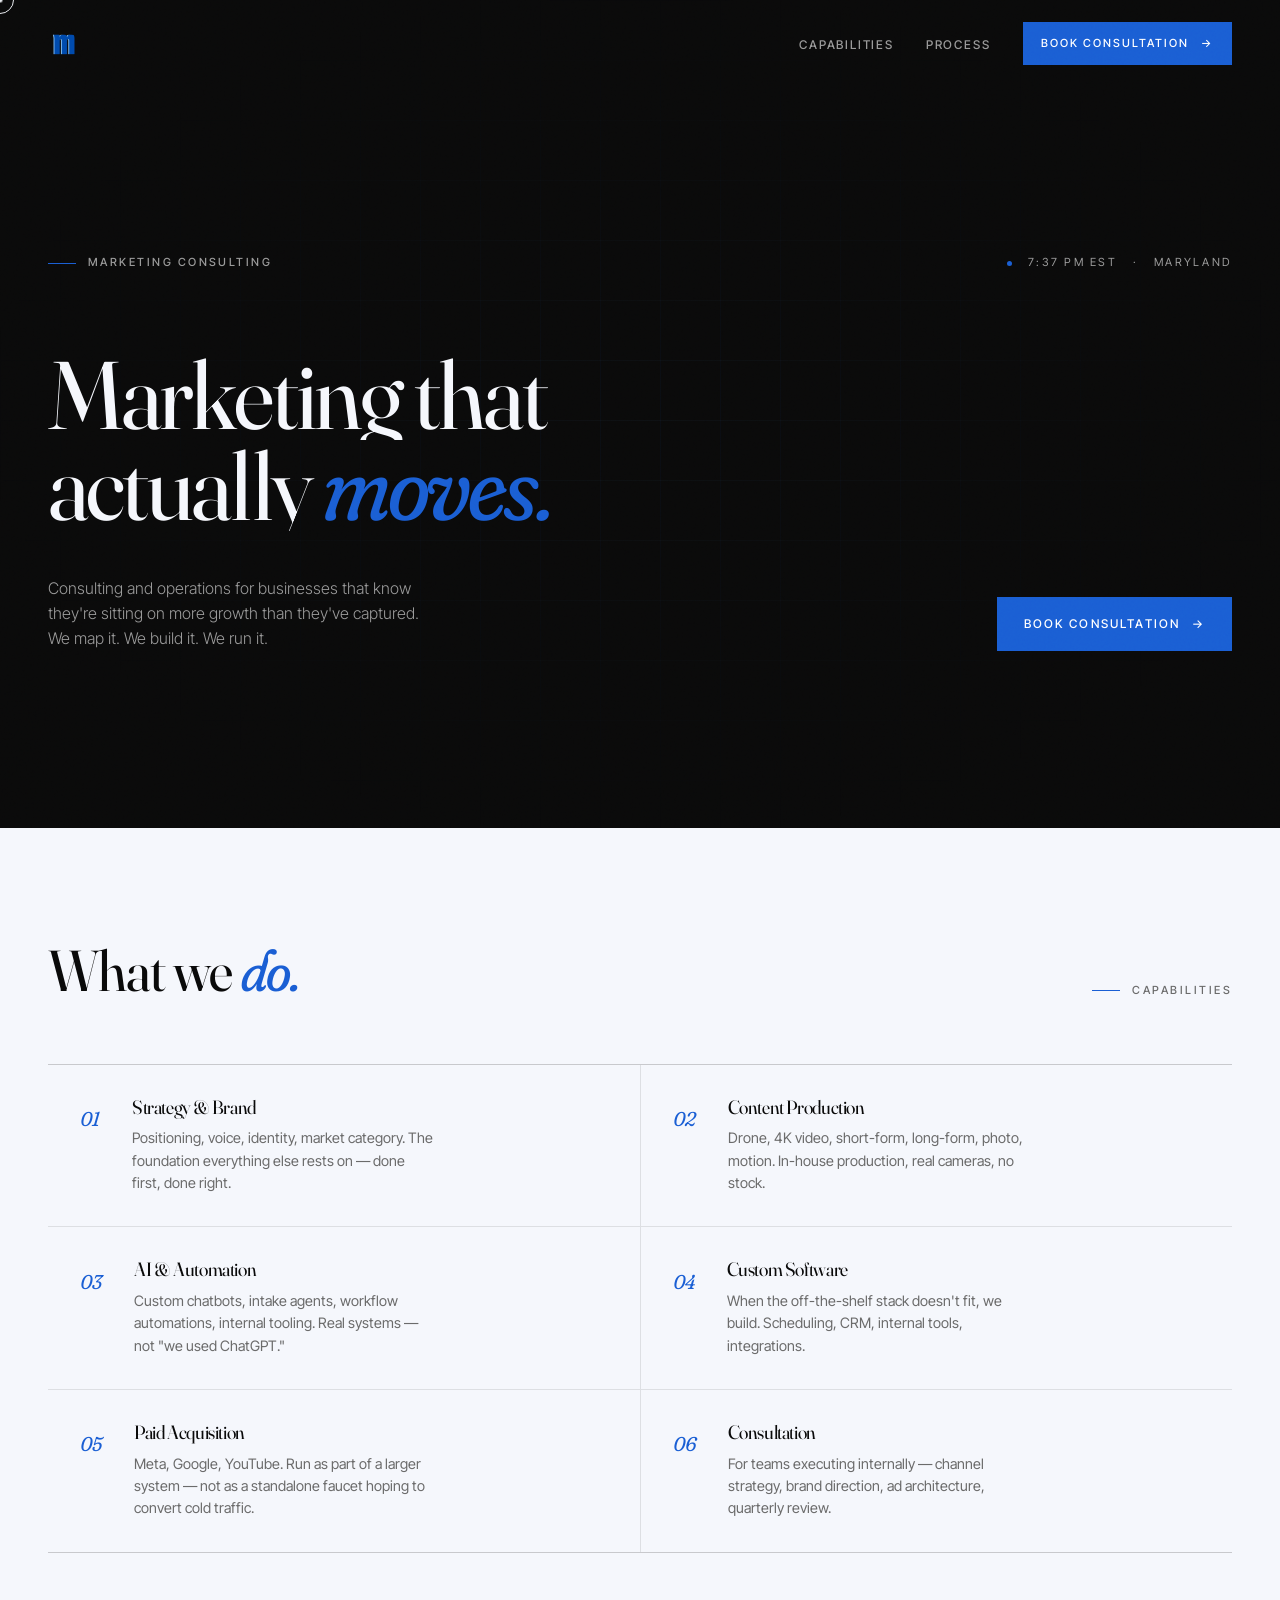
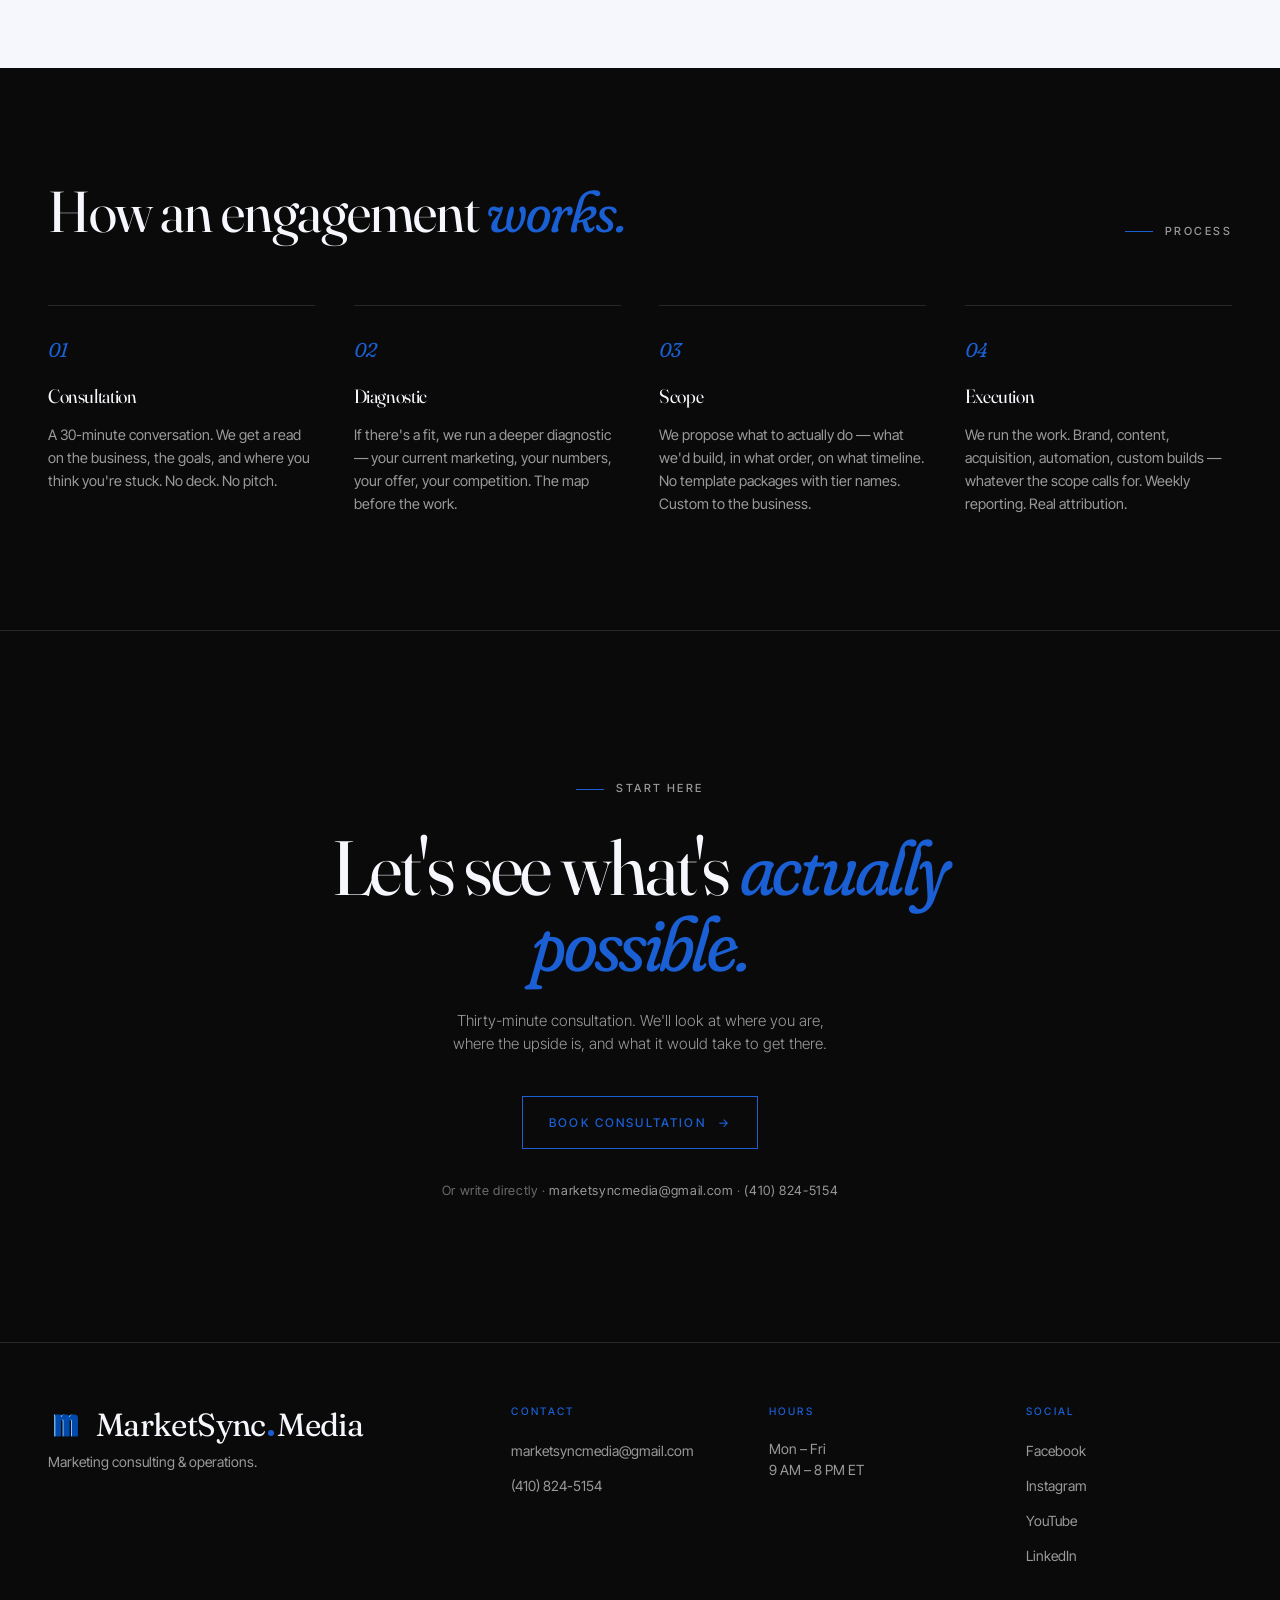
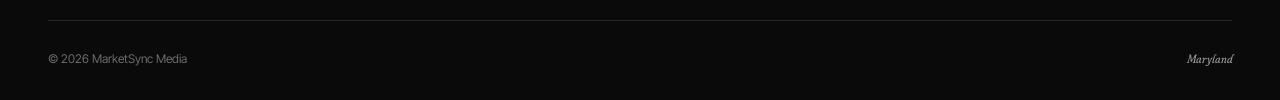
<file: index.html>
<!DOCTYPE html>
<html lang="en">
<head>
  <meta charset="UTF-8">
  <meta name="viewport" content="width=device-width, initial-scale=1.0">
  <title>MarketSync Media — Marketing Consulting</title>
  <meta name="description" content="MarketSync Media — marketing consulting for businesses ready to scale. Brand, content, acquisition, AI systems, and custom builds.">

  <meta property="og:title" content="MarketSync Media">
  <meta property="og:description" content="Marketing consulting for businesses ready to scale.">
  <meta property="og:type" content="website">

  <link rel="icon" type="image/png" href="images/logo-m.png">

  <link rel="stylesheet" href="css/style.css">
</head>
<body>

  <div class="cursor-dot" aria-hidden="true"></div>
  <div class="cursor-ring" aria-hidden="true"></div>
  <div class="grain" aria-hidden="true"></div>

  <nav class="site-nav">
    <a href="index.html" class="nav-wordmark" aria-label="MarketSync Media">
      <img src="images/logo-m.png" alt="" class="nav-logo-mark" width="36" height="36">
    </a>

    <ul class="nav-links">
      <li><a href="#capabilities">Capabilities</a></li>
      <li><a href="#process">Process</a></li>
      <li><a href="book.html" class="btn btn--primary nav-cta">Book Consultation <span class="arrow">→</span></a></li>
    </ul>

    <button class="nav-hamburger" aria-label="Open menu"><span></span><span></span></button>
  </nav>

  <div class="mobile-menu">
    <ul class="mobile-menu-links">
      <li><a href="#capabilities">Capabilities</a></li>
      <li><a href="#process">Process</a></li>
      <li><a href="book.html">Book Consultation</a></li>
    </ul>
    <div class="mobile-menu-footer">
      marketsyncmedia@gmail.com · (410) 824-5154
    </div>
  </div>

  <!-- ───── HERO ───── -->
  <header class="hero section--ink">
    <div class="hero-grid-bg"></div>

    <div class="container">
      <div class="hero-top">
        <span class="eyebrow"><span class="dash"></span>Marketing Consulting</span>
        <span class="hero-meta">
          <span class="dot"></span>
          <span data-live-time>—</span>
          <span>·</span>
          <span>Maryland</span>
        </span>
      </div>

      <div class="hero-content">
        <h1>
          <span class="line"><span class="line-inner">Marketing that</span></span>
          <span class="line"><span class="line-inner">actually <em>moves.</em></span></span>
        </h1>

        <div class="hero-bottom">
          <p class="hero-lede">
            Consulting and operations for businesses that know they're sitting on more growth than they've captured. We map it. We build it. We run it.
          </p>
          <a href="book.html" class="btn btn--primary">Book Consultation <span class="arrow">→</span></a>
        </div>
      </div>
    </div>
  </header>

  <!-- ───── CAPABILITIES ───── -->
  <section class="section--paper capabilities" id="capabilities">
    <div class="container">
      <div class="cap-head reveal">
        <h2>What we <em>do.</em></h2>
        <span class="eyebrow"><span class="dash"></span>Capabilities</span>
      </div>

      <div class="cap-list-paper reveal-stagger">

        <article class="cap-row-paper">
          <span class="cap-num-paper">01</span>
          <div class="cap-content-paper">
            <h3>Strategy &amp; Brand</h3>
            <p>Positioning, voice, identity, market category. The foundation everything else rests on — done first, done right.</p>
          </div>
        </article>

        <article class="cap-row-paper">
          <span class="cap-num-paper">02</span>
          <div class="cap-content-paper">
            <h3>Content Production</h3>
            <p>Drone, 4K video, short-form, long-form, photo, motion. In-house production, real cameras, no stock.</p>
          </div>
        </article>

        <article class="cap-row-paper">
          <span class="cap-num-paper">03</span>
          <div class="cap-content-paper">
            <h3>AI &amp; Automation</h3>
            <p>Custom chatbots, intake agents, workflow automations, internal tooling. Real systems — not "we used ChatGPT."</p>
          </div>
        </article>

        <article class="cap-row-paper">
          <span class="cap-num-paper">04</span>
          <div class="cap-content-paper">
            <h3>Custom Software</h3>
            <p>When the off-the-shelf stack doesn't fit, we build. Scheduling, CRM, internal tools, integrations.</p>
          </div>
        </article>

        <article class="cap-row-paper">
          <span class="cap-num-paper">05</span>
          <div class="cap-content-paper">
            <h3>Paid Acquisition</h3>
            <p>Meta, Google, YouTube. Run as part of a larger system — not as a standalone faucet hoping to convert cold traffic.</p>
          </div>
        </article>

        <article class="cap-row-paper">
          <span class="cap-num-paper">06</span>
          <div class="cap-content-paper">
            <h3>Consultation</h3>
            <p>For teams executing internally — channel strategy, brand direction, ad architecture, quarterly review.</p>
          </div>
        </article>

      </div>
    </div>
  </section>

  <!-- ───── PROCESS ───── -->
  <section class="section--ink process" id="process">
    <div class="container">
      <div class="proof-head reveal">
        <h2>How an engagement <em>works.</em></h2>
        <span class="eyebrow"><span class="dash"></span>Process</span>
      </div>

      <div class="process-grid reveal-stagger">

        <article class="process-step">
          <span class="process-num">01</span>
          <h3>Consultation</h3>
          <p>A 30-minute conversation. We get a read on the business, the goals, and where you think you're stuck. No deck. No pitch.</p>
        </article>

        <article class="process-step">
          <span class="process-num">02</span>
          <h3>Diagnostic</h3>
          <p>If there's a fit, we run a deeper diagnostic — your current marketing, your numbers, your offer, your competition. The map before the work.</p>
        </article>

        <article class="process-step">
          <span class="process-num">03</span>
          <h3>Scope</h3>
          <p>We propose what to actually do — what we'd build, in what order, on what timeline. No template packages with tier names. Custom to the business.</p>
        </article>

        <article class="process-step">
          <span class="process-num">04</span>
          <h3>Execution</h3>
          <p>We run the work. Brand, content, acquisition, automation, custom builds — whatever the scope calls for. Weekly reporting. Real attribution.</p>
        </article>

      </div>
    </div>
  </section>

  <!-- ───── CLOSING CTA ───── -->
  <section class="section--ink closing">
    <div class="container reveal">
      <div class="closing-eyebrow">
        <span class="eyebrow"><span class="dash"></span>Start Here</span>
      </div>
      <h2>Let's see what's <em>actually possible.</em></h2>
      <p>Thirty-minute consultation. We'll look at where you are, where the upside is, and what it would take to get there.</p>
      <a href="book.html" class="btn btn--ghost">Book Consultation <span class="arrow">→</span></a>
      <div class="closing-meta">
        Or write directly · <a href="mailto:marketsyncmedia@gmail.com">marketsyncmedia@gmail.com</a> · <a href="tel:+14108245154">(410) 824-5154</a>
      </div>
    </div>
  </section>

  <!-- ───── FOOTER ───── -->
  <footer class="site-footer">
    <div class="container">
      <div class="footer-grid">
        <div class="footer-col">
          <div class="footer-brand">
            <img src="images/logo-m.png" alt="" class="footer-logo-mark" width="36" height="36">
            <div class="footer-name">MarketSync<span class="dot"></span>Media</div>
          </div>
          <p class="footer-tag">Marketing consulting &amp; operations.</p>
        </div>

        <div class="footer-col">
          <h4>Contact</h4>
          <ul>
            <li><a href="mailto:marketsyncmedia@gmail.com">marketsyncmedia@gmail.com</a></li>
            <li><a href="tel:+14108245154">(410) 824-5154</a></li>
          </ul>
        </div>

        <div class="footer-col">
          <h4>Hours</h4>
          <ul>
            <li><p>Mon – Fri<br>9 AM – 8 PM ET</p></li>
          </ul>
        </div>

        <div class="footer-col">
          <h4>Social</h4>
          <ul>
            <li><a href="https://www.facebook.com/MarketSyncMedia" target="_blank" rel="noopener">Facebook</a></li>
            <li><a href="http://instagram.com/marketsyncmedia/" target="_blank" rel="noopener">Instagram</a></li>
            <li><a href="https://www.youtube.com/@MarketSync" target="_blank" rel="noopener">YouTube</a></li>
            <li><a href="https://www.linkedin.com/company/marketsync-media" target="_blank" rel="noopener">LinkedIn</a></li>
          </ul>
        </div>
      </div>

      <div class="footer-bottom">
        <div>© 2026 MarketSync Media</div>
        <div class="right">Maryland</div>
      </div>
    </div>
  </footer>

  <script src="js/main.js"></script>
</body>
</html>
</file>
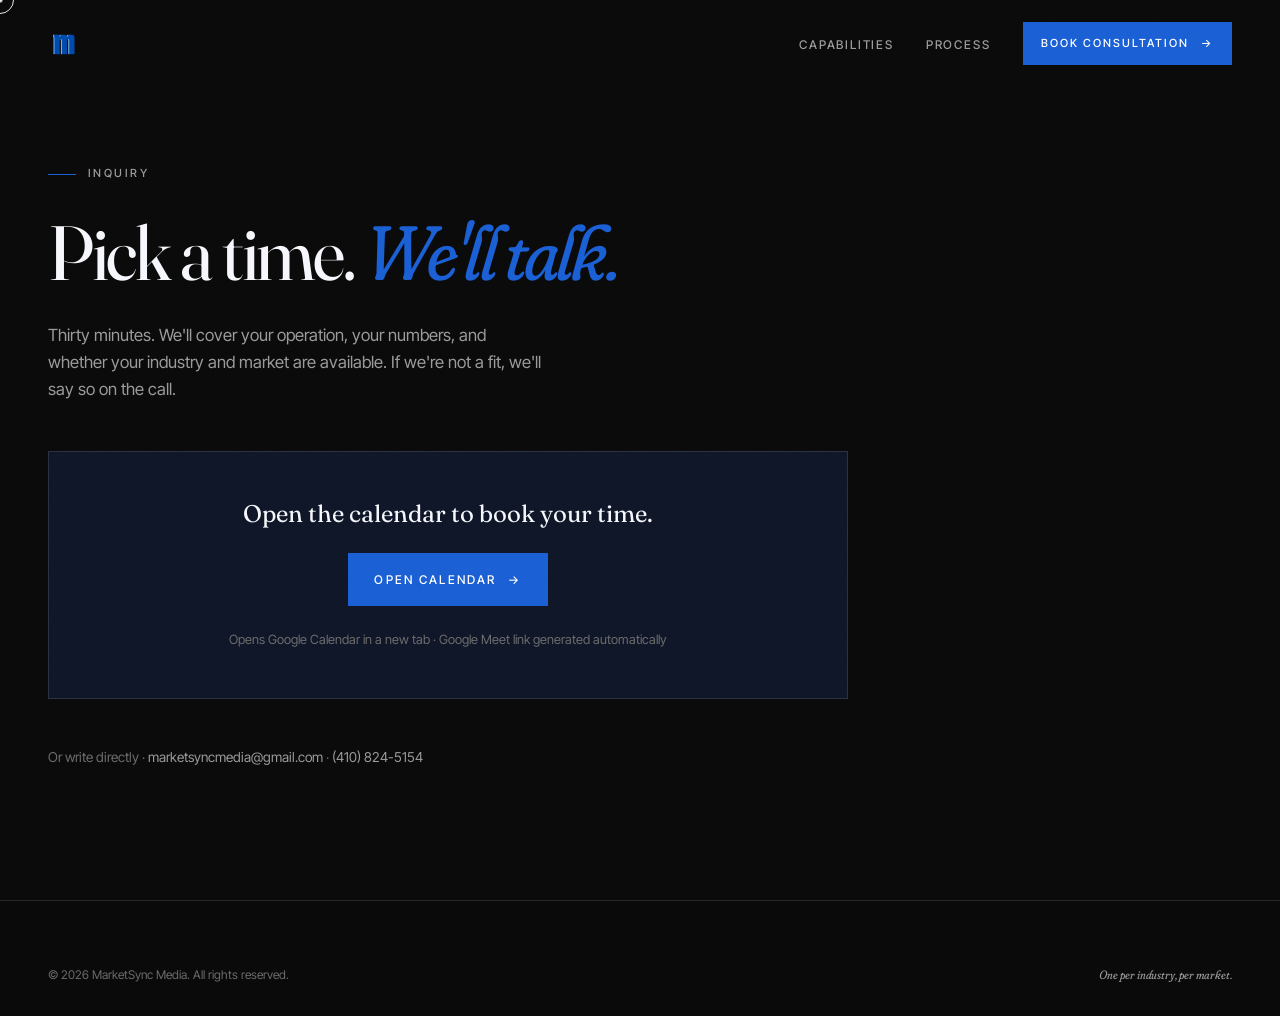
<file: book.html>
<!DOCTYPE html>
<html lang="en">
<head>
  <meta charset="UTF-8">
  <meta name="viewport" content="width=device-width, initial-scale=1.0">
  <title>Book a Consultation — MarketSync Media</title>
  <link rel="icon" type="image/png" href="images/logo-m.png">
  <link rel="stylesheet" href="css/style.css">
</head>
<body>

  <div class="cursor-dot" aria-hidden="true"></div>
  <div class="cursor-ring" aria-hidden="true"></div>
  <div class="grain" aria-hidden="true"></div>

  <nav class="site-nav">
    <a href="index.html" class="nav-wordmark" aria-label="MarketSync Media">
      <img src="images/logo-m.png" alt="" class="nav-logo-mark" width="36" height="36">
    </a>
    <ul class="nav-links">
      <li><a href="index.html#capabilities">Capabilities</a></li>
      <li><a href="index.html#process">Process</a></li>
      <li><a href="book.html" class="btn btn--primary nav-cta">Book Consultation <span class="arrow">→</span></a></li>
    </ul>
    <button class="nav-hamburger" aria-label="Open menu"><span></span><span></span></button>
  </nav>

  <div class="mobile-menu">
    <ul class="mobile-menu-links">
      <li><a href="index.html">Home</a></li>
      <li><a href="index.html#capabilities">Capabilities</a></li>
      <li><a href="index.html#process">Process</a></li>
      <li><a href="book.html">Book Consultation</a></li>
    </ul>
    <div class="mobile-menu-footer">
      marketsyncmedia@gmail.com · (410) 824-5154
    </div>
  </div>

  <section class="section--ink" style="min-height: 100vh; display: flex; align-items: center; padding-top: 8rem;">
    <div class="container reveal">
      <span class="eyebrow"><span class="dash"></span>Inquiry</span>
      <h1 style="font-family: var(--font-display); font-size: clamp(2.5rem, 6vw, 5.5rem); line-height: 0.98; letter-spacing: -0.03em; margin: 2rem 0; max-width: 18ch;">
        Pick a time. <em class="italic accent">We'll talk.</em>
      </h1>
      <p style="font-size: 1.05rem; color: var(--text-muted); max-width: 50ch; line-height: 1.6; margin-bottom: 3rem;">
        Thirty minutes. We'll cover your operation, your numbers, and whether your industry and market are available. If we're not a fit, we'll say so on the call.
      </p>

      <div style="max-width: 800px; border: 1px solid var(--line); padding: 3rem; background: var(--ink-soft); text-align: center;">
        <p style="font-family: var(--font-display); font-size: 1.5rem; margin-bottom: 1.5rem; line-height: 1.2;">Open the calendar to book your time.</p>
        <a href="https://calendar.app.google/Ds8aKNhHqWmzPbqA7" target="_blank" rel="noopener" class="btn btn--primary">Open Calendar <span class="arrow">→</span></a>
        <p style="font-size: 0.8rem; color: var(--text-soft); margin-top: 1.5rem;">Opens Google Calendar in a new tab · Google Meet link generated automatically</p>
      </div>

      <div style="margin-top: 3rem; font-size: 0.85rem; color: var(--text-soft);">
        Or write directly · <a href="mailto:marketsyncmedia@gmail.com" style="color: var(--text-muted); border-bottom: 1px solid transparent;">marketsyncmedia@gmail.com</a> · <a href="tel:+14108245154" style="color: var(--text-muted); border-bottom: 1px solid transparent;">(410) 824-5154</a>
      </div>
    </div>
  </section>

  <footer class="site-footer">
    <div class="container">
      <div class="footer-bottom" style="border-top: none; padding-top: 0;">
        <div>© 2026 MarketSync Media. All rights reserved.</div>
        <div class="right">One per industry, per market.</div>
      </div>
    </div>
  </footer>

  <script src="js/main.js"></script>
</body>
</html>
</file>
<file: css/style.css>
@import url('https://fonts.googleapis.com/css2?family=Fraunces:ital,opsz,wght@0,9..144,300..700;1,9..144,300..700&family=Inter+Tight:wght@300;400;500;600&display=swap');

:root {
  --ink: #0a0a0a;
  --ink-soft: #0f1628;
  --paper: #f5f7fc;
  --bone: #e3eaf5;
  --accent: #1a5fd4;
  --accent-bright: #6eb5ff;
  --accent-deep: #0d2d6b;
  --text-inverse: #f5f7fc;
  --text-muted: #9a9a9a;
  --text-soft: #6b6b6b;
  --line: rgba(245, 247, 252, 0.12);
  --line-paper: rgba(15, 15, 15, 0.1);

  --font-display: 'Fraunces', serif;
  --font-body: 'Inter Tight', system-ui, sans-serif;

  --ease: cubic-bezier(0.16, 1, 0.3, 1);
  --ease-smooth: cubic-bezier(0.25, 1, 0.5, 1);

  --container: 1320px;
}

*, *::before, *::after {
  box-sizing: border-box;
  margin: 0;
  padding: 0;
}

html {
  scroll-behavior: smooth;
}

body {
  background:
    radial-gradient(1200px 700px at 15% -10%, rgba(110, 181, 255, 0.16), transparent 60%),
    radial-gradient(900px 600px at 85% 0%, rgba(26, 95, 212, 0.14), transparent 55%),
    linear-gradient(180deg, var(--ink) 0%, var(--ink-soft) 100%);
  color: var(--text-inverse);
  font-family: var(--font-body);
  font-weight: 400;
  font-size: 1rem;
  line-height: 1.6;
  -webkit-font-smoothing: antialiased;
  -moz-osx-font-smoothing: grayscale;
  overflow-x: hidden;
  cursor: none;
}

body.is-menu-open {
  overflow: hidden;
}

button {
  background: none;
  border: none;
  font-family: inherit;
  cursor: none;
  color: inherit;
}

a {
  color: inherit;
  text-decoration: none;
  cursor: none;
}

/* ─── CUSTOM CURSOR ─── */
.cursor-dot, .cursor-ring {
  position: fixed;
  top: 0;
  left: 0;
  pointer-events: none;
  z-index: 9999;
  border-radius: 50%;
  transform: translate(-50%, -50%);
  mix-blend-mode: difference;
}

.cursor-dot {
  width: 5px;
  height: 5px;
  background: var(--paper);
  transition: width 0.2s var(--ease-smooth), height 0.2s var(--ease-smooth);
}

.cursor-ring {
  width: 28px;
  height: 28px;
  border: 1px solid var(--paper);
  transition: width 0.4s var(--ease), height 0.4s var(--ease), transform 0.1s var(--ease-smooth);
}

.cursor-ring.is-hover {
  width: 52px;
  height: 52px;
  border-color: var(--accent);
}

.cursor-dot.is-hover {
  width: 0;
  height: 0;
}

@media (max-width: 968px) {
  .cursor-dot, .cursor-ring { display: none; }
  body, button, a { cursor: auto; }
}

/* ─── GRAIN ─── */
.grain {
  position: fixed;
  inset: 0;
  pointer-events: none;
  z-index: 9000;
  opacity: 0.04;
  mix-blend-mode: overlay;
  background-image: url("data:image/svg+xml,%3Csvg viewBox='0 0 400 400' xmlns='http://www.w3.org/2000/svg'%3E%3Cfilter id='n'%3E%3CfeTurbulence type='fractalNoise' baseFrequency='0.95' numOctaves='2' stitchTiles='stitch'/%3E%3C/filter%3E%3Crect width='100%25' height='100%25' filter='url(%23n)'/%3E%3C/svg%3E");
}

/* ─── TYPOGRAPHY ─── */
h1, h2, h3, h4 {
  font-family: var(--font-display);
  font-weight: 400;
  line-height: 0.98;
  letter-spacing: -0.02em;
  font-variation-settings: "opsz" 144;
}

.eyebrow {
  font-family: var(--font-body);
  font-size: 0.7rem;
  font-weight: 500;
  letter-spacing: 0.22em;
  text-transform: uppercase;
  color: var(--text-muted);
  display: inline-flex;
  align-items: center;
  gap: 0.75rem;
}

.eyebrow .dash {
  width: 28px;
  height: 1px;
  background: var(--accent);
}

.section--paper .eyebrow { color: var(--text-soft); }

.italic {
  font-style: italic;
  font-variation-settings: "opsz" 144, "SOFT" 100;
}

.accent { color: var(--accent); }

/* ─── LAYOUT ─── */
.container {
  width: 100%;
  max-width: var(--container);
  margin: 0 auto;
  padding: 0 clamp(1.5rem, 4vw, 3rem);
}

section {
  padding: clamp(4rem, 8vw, 8rem) 0;
}

.section--ink { background: var(--ink); color: var(--text-inverse); }
.section--paper { background: var(--paper); color: var(--ink); }

/* ─── BUTTONS ─── */
.btn {
  display: inline-flex;
  align-items: center;
  gap: 0.75rem;
  padding: 1rem 1.6rem;
  font-family: var(--font-body);
  font-size: 0.75rem;
  font-weight: 500;
  letter-spacing: 0.18em;
  text-transform: uppercase;
  border: 1px solid transparent;
  position: relative;
  overflow: hidden;
  transition: color 0.4s var(--ease-smooth);
  white-space: nowrap;
}

.btn::before, .btn::after {
  content: '';
  position: absolute;
  inset: 0;
  z-index: -1;
  transition: transform 0.5s var(--ease);
}

.btn::before { background: var(--paper); transform: translateY(0); }
.btn::after { background: var(--accent); transform: translateY(101%); }

.btn:hover::before { transform: translateY(-101%); }
.btn:hover::after { transform: translateY(0); }

.btn--primary::before,
.btn--primary::after,
.btn--ghost::before,
.btn--ghost::after {
  display: none;
}

.btn--primary {
  background: #1a5fd4;
  color: #fff;
  border-color: transparent;
  transition: background 0.35s var(--ease-smooth), color 0.35s var(--ease-smooth);
}

.btn--primary:hover {
  background: #6eb5ff;
  color: #fff;
}

.btn--ghost {
  border: 1px solid #1a5fd4;
  color: #1a5fd4;
  background: transparent;
  transition: border-color 0.35s var(--ease-smooth), color 0.35s var(--ease-smooth);
}

.btn--ghost:hover {
  border-color: #6eb5ff;
  color: #6eb5ff;
}

.btn .arrow {
  display: inline-block;
  transition: transform 0.4s var(--ease-smooth);
}

.btn:hover .arrow { transform: translateX(3px); }

.text-link {
  display: inline-flex;
  align-items: center;
  gap: 0.5rem;
  font-size: 0.8125rem;
  font-weight: 500;
  letter-spacing: 0.1em;
  text-transform: uppercase;
  border-bottom: 1px solid currentColor;
  padding-bottom: 0.25rem;
  transition: color 0.3s, gap 0.3s var(--ease-smooth);
}

.text-link:hover { color: var(--accent); gap: 0.875rem; }

/* ─── NAV ─── */
.site-nav {
  position: fixed;
  top: 0;
  left: 0;
  right: 0;
  z-index: 1000;
  padding: 1.4rem clamp(1.5rem, 4vw, 3rem);
  display: flex;
  align-items: center;
  justify-content: space-between;
  transition: background 0.5s var(--ease-smooth), backdrop-filter 0.5s, padding 0.4s var(--ease-smooth), border-color 0.5s;
  border-bottom: 1px solid transparent;
}

.site-nav.is-scrolled {
  background: rgba(10, 10, 10, 0.78);
  backdrop-filter: blur(18px) saturate(140%);
  -webkit-backdrop-filter: blur(18px) saturate(140%);
  padding: 0.85rem clamp(1.5rem, 4vw, 3rem);
  border-bottom-color: var(--line);
}

.nav-wordmark {
  display: flex;
  align-items: center;
  flex-shrink: 0;
}

.nav-logo-mark {
  display: block;
  height: 32px;
  width: auto;
}

.nav-links {
  display: flex;
  align-items: center;
  gap: 2rem;
  list-style: none;
}

.nav-links a:not(.btn) {
  font-size: 0.75rem;
  font-weight: 500;
  letter-spacing: 0.15em;
  text-transform: uppercase;
  color: var(--text-muted);
  position: relative;
  padding: 0.5rem 0;
  transition: color 0.3s;
}

.nav-links a:not(.btn)::after {
  content: '';
  position: absolute;
  bottom: 0;
  left: 0;
  width: 0;
  height: 1px;
  background: var(--accent);
  transition: width 0.4s var(--ease-smooth);
}

.nav-links a:not(.btn):hover { color: var(--paper); }
.nav-links a:not(.btn):hover::after { width: 100%; }

.nav-cta { padding: 0.7rem 1.1rem; font-size: 0.7rem; }

.nav-hamburger {
  display: none;
  width: 32px;
  height: 32px;
  position: relative;
  z-index: 1100;
}

.nav-hamburger span {
  position: absolute;
  left: 6px;
  right: 6px;
  height: 1px;
  background: var(--paper);
  transition: transform 0.4s var(--ease), opacity 0.3s;
}

.nav-hamburger span:nth-child(1) { top: 12px; }
.nav-hamburger span:nth-child(2) { top: 20px; }

body.is-menu-open .nav-hamburger span:nth-child(1) {
  transform: translateY(4px) rotate(45deg);
}
body.is-menu-open .nav-hamburger span:nth-child(2) {
  transform: translateY(-4px) rotate(-45deg);
}

.mobile-menu {
  position: fixed;
  inset: 0;
  background: var(--ink);
  z-index: 1050;
  display: flex;
  flex-direction: column;
  justify-content: center;
  padding: clamp(2rem, 6vw, 4rem);
  transform: translateY(-100%);
  transition: transform 0.7s var(--ease);
}

body.is-menu-open .mobile-menu { transform: translateY(0); }

.mobile-menu-links {
  list-style: none;
  display: flex;
  flex-direction: column;
  gap: 1.25rem;
}

.mobile-menu-links a {
  font-family: var(--font-display);
  font-size: clamp(2.25rem, 9vw, 4.5rem);
  line-height: 1;
  letter-spacing: -0.03em;
  color: var(--paper);
  transition: color 0.4s;
}

.mobile-menu-links a:hover { color: var(--accent); }

.mobile-menu-footer {
  margin-top: auto;
  padding-top: 2rem;
  border-top: 1px solid var(--line);
  font-size: 0.85rem;
  color: var(--text-muted);
}

@media (max-width: 868px) {
  .nav-links { display: none; }
  .nav-hamburger { display: block; }
}

/* ════════════════════════════════════════════════
   HERO — small, precise, institutional
   ════════════════════════════════════════════════ */
.hero {
  min-height: 92vh;
  display: flex;
  flex-direction: column;
  justify-content: center;
  position: relative;
  padding: clamp(8rem, 14vw, 12rem) 0 clamp(4rem, 8vw, 8rem);
  overflow: hidden;
}

.hero-grid-bg {
  position: absolute;
  inset: 0;
  background-image:
    linear-gradient(to right, rgba(26, 95, 212, 0.05) 1px, transparent 1px),
    linear-gradient(to bottom, rgba(110, 181, 255, 0.04) 1px, transparent 1px);
  background-size: 60px 60px;
  pointer-events: none;
  mask-image: radial-gradient(ellipse at center, black 0%, transparent 75%);
}

.hero-top {
  display: flex;
  align-items: center;
  justify-content: space-between;
  margin-bottom: clamp(3rem, 6vw, 5rem);
  flex-wrap: wrap;
  gap: 1rem;
  position: relative;
  z-index: 2;
}

.hero-meta {
  font-size: 0.7rem;
  letter-spacing: 0.2em;
  text-transform: uppercase;
  color: var(--text-muted);
  display: flex;
  align-items: center;
  gap: 1rem;
}

.hero-meta .dot {
  width: 5px;
  height: 5px;
  background: var(--accent);
  border-radius: 50%;
  animation: pulse 2.4s var(--ease) infinite;
}

@keyframes pulse {
  0%, 100% { opacity: 1; transform: scale(1); }
  50% { opacity: 0.4; transform: scale(0.7); }
}

.hero-content {
  position: relative;
  z-index: 2;
}

.hero h1 {
  font-size: clamp(2.5rem, 7.5vw, 7.5rem);
  line-height: 0.95;
  letter-spacing: -0.03em;
  font-weight: 400;
  margin-bottom: clamp(2rem, 3.5vw, 3rem);
  max-width: 20ch;
}

.hero h1 .line { display: block; overflow: hidden; }
.hero h1 .line-inner {
  display: block;
  transform: translateY(110%);
  animation: rise 1.1s var(--ease) forwards;
}

.hero h1 .line:nth-child(1) .line-inner { animation-delay: 0.1s; }
.hero h1 .line:nth-child(2) .line-inner { animation-delay: 0.22s; }

@keyframes rise {
  to { transform: translateY(0); }
}

.hero h1 em {
  font-style: italic;
  color: var(--accent);
  font-variation-settings: "opsz" 144, "SOFT" 100;
}

.hero-bottom {
  display: grid;
  grid-template-columns: 1fr auto;
  gap: clamp(2rem, 5vw, 5rem);
  align-items: end;
  margin-top: clamp(2rem, 3vw, 3rem);
  opacity: 0;
  animation: fadeIn 1s var(--ease-smooth) 0.6s forwards;
}

@keyframes fadeIn { to { opacity: 1; } }

.hero-lede {
  font-size: clamp(1rem, 1.1vw, 1.15rem);
  line-height: 1.55;
  color: var(--text-muted);
  max-width: 44ch;
  font-weight: 300;
}

@media (max-width: 768px) {
  .hero-bottom { grid-template-columns: 1fr; }
}

.hero-side {
  position: absolute;
  right: clamp(1rem, 3vw, 2rem);
  bottom: 2rem;
  font-size: 0.65rem;
  letter-spacing: 0.3em;
  text-transform: uppercase;
  color: var(--text-soft);
  writing-mode: vertical-rl;
  transform: rotate(180deg);
}

@media (max-width: 968px) {
  .hero-side { display: none; }
}

/* ════════════════════════════════════════════════
   CLIENT STRIP (Marquee of real names)
   ════════════════════════════════════════════════ */
.client-strip {
  border-top: 1px solid var(--line);
  border-bottom: 1px solid var(--line);
  padding: 1.5rem 0;
  overflow: hidden;
  background: var(--ink);
}

.client-strip-inner {
  display: flex;
  align-items: center;
  gap: 4rem;
  padding-left: 4rem;
}

.client-strip-label {
  font-size: 0.65rem;
  letter-spacing: 0.25em;
  text-transform: uppercase;
  color: var(--text-soft);
  white-space: nowrap;
  flex-shrink: 0;
}

.client-marquee {
  overflow: hidden;
  flex: 1;
}

.client-marquee-track {
  display: flex;
  gap: 3rem;
  white-space: nowrap;
  animation: scroll 45s linear infinite;
  font-family: var(--font-display);
  font-size: clamp(1.1rem, 1.6vw, 1.5rem);
  letter-spacing: -0.01em;
  color: var(--text-muted);
}

.client-marquee-track .item {
  display: inline-flex;
  align-items: center;
  gap: 3rem;
}

.client-marquee-track .sep {
  width: 5px;
  height: 5px;
  background: var(--accent);
  border-radius: 50%;
  flex-shrink: 0;
}

@keyframes scroll {
  from { transform: translateX(0); }
  to { transform: translateX(-50%); }
}

/* ════════════════════════════════════════════════
   PROOF — 3 stat tiles
   ════════════════════════════════════════════════ */
.proof {
  padding: clamp(5rem, 9vw, 9rem) 0;
}

.proof-head {
  display: grid;
  grid-template-columns: 1fr auto;
  gap: 2rem;
  align-items: end;
  margin-bottom: clamp(3rem, 5vw, 4.5rem);
}

.proof-head h2 {
  font-size: clamp(2rem, 4.5vw, 4rem);
  max-width: 18ch;
  line-height: 1;
}

.proof-head h2 em {
  font-style: italic;
  color: var(--accent);
  font-variation-settings: "opsz" 144, "SOFT" 100;
}

.proof-grid {
  display: grid;
  grid-template-columns: repeat(3, 1fr);
  gap: 1px;
  background: var(--line);
  border-top: 1px solid var(--line);
  border-bottom: 1px solid var(--line);
}

.proof-tile {
  background: var(--ink);
  padding: clamp(2rem, 3vw, 2.75rem);
  position: relative;
  overflow: hidden;
  transition: background 0.5s var(--ease-smooth);
  min-height: 280px;
  display: flex;
  flex-direction: column;
}

.proof-tile::before {
  content: '';
  position: absolute;
  inset: 0;
  background: linear-gradient(160deg, transparent 0%, rgba(26, 95, 212, 0.06) 100%);
  opacity: 0;
  transition: opacity 0.5s var(--ease-smooth);
}

.proof-tile:hover::before { opacity: 1; }

.proof-tile-eyebrow {
  font-size: 0.7rem;
  letter-spacing: 0.2em;
  text-transform: uppercase;
  color: var(--text-muted);
  margin-bottom: 1.5rem;
}

.proof-tile-eyebrow .num {
  color: var(--accent);
  margin-right: 0.5rem;
}

.proof-stat {
  font-family: var(--font-display);
  font-size: clamp(3rem, 5.5vw, 5rem);
  line-height: 0.95;
  letter-spacing: -0.035em;
  margin-bottom: 0.5rem;
  font-weight: 400;
  font-variation-settings: "opsz" 144;
}

.proof-stat em {
  font-style: italic;
  color: var(--accent);
  font-variation-settings: "opsz" 144, "SOFT" 100;
}

.proof-stat-label {
  font-size: 0.7rem;
  letter-spacing: 0.18em;
  text-transform: uppercase;
  color: var(--text-soft);
  margin-bottom: auto;
  padding-bottom: 2rem;
}

.proof-tile-meta {
  border-top: 1px solid var(--line);
  padding-top: 1.25rem;
  font-size: 0.8125rem;
  color: var(--text-muted);
  line-height: 1.5;
}

.proof-tile-meta strong {
  display: block;
  color: var(--paper);
  font-weight: 500;
  margin-bottom: 0.15rem;
}

@media (max-width: 968px) {
  .proof-grid { grid-template-columns: 1fr; }
}

/* ════════════════════════════════════════════════
   PRINCIPLES (Why us — 3 bullets)
   ════════════════════════════════════════════════ */
.principles {
  padding: clamp(5rem, 9vw, 9rem) 0;
}

.principles-head {
  margin-bottom: clamp(3rem, 5vw, 4.5rem);
}

.principles-head h2 {
  font-size: clamp(2rem, 4.5vw, 4rem);
  max-width: 22ch;
  margin-top: 1.5rem;
  color: var(--ink);
}

.principles-head h2 em {
  font-style: italic;
  color: var(--accent);
  font-variation-settings: "opsz" 144, "SOFT" 100;
}

.principles-grid {
  display: grid;
  grid-template-columns: repeat(3, 1fr);
  gap: clamp(2rem, 4vw, 4rem);
}

.principle {
  border-top: 1px solid var(--line-paper);
  padding-top: 1.75rem;
  position: relative;
}

.principle-num {
  font-family: var(--font-display);
  font-style: italic;
  font-size: 1rem;
  color: var(--accent);
  margin-bottom: 1.25rem;
  font-variation-settings: "opsz" 144, "SOFT" 100;
}

.principle h3 {
  font-size: clamp(1.25rem, 1.7vw, 1.6rem);
  line-height: 1.1;
  letter-spacing: -0.01em;
  margin-bottom: 1rem;
  color: var(--ink);
}

.principle p {
  font-size: 0.95rem;
  line-height: 1.6;
  color: var(--text-soft);
}

@media (max-width: 868px) {
  .principles-grid { grid-template-columns: 1fr; gap: 2.5rem; }
}

/* ════════════════════════════════════════════════
   CAPABILITIES (Services — 6 items)
   ════════════════════════════════════════════════ */
.capabilities {
  padding: clamp(5rem, 9vw, 9rem) 0;
}

.cap-head {
  display: grid;
  grid-template-columns: 1fr auto;
  gap: 2rem;
  align-items: end;
  margin-bottom: clamp(3rem, 5vw, 4.5rem);
}

.cap-head h2 {
  font-size: clamp(2rem, 4.5vw, 4rem);
  max-width: 18ch;
}

.cap-head h2 em {
  font-style: italic;
  color: var(--accent);
  font-variation-settings: "opsz" 144, "SOFT" 100;
}

.cap-list {
  display: grid;
  grid-template-columns: repeat(2, 1fr);
  gap: 1px;
  background: var(--line);
  border-top: 1px solid var(--line);
  border-bottom: 1px solid var(--line);
}

.cap-row {
  background: var(--ink);
  padding: clamp(1.5rem, 2.5vw, 2.25rem);
  display: grid;
  grid-template-columns: auto 1fr;
  gap: clamp(1.5rem, 2.5vw, 2.25rem);
  align-items: start;
  transition: background 0.5s var(--ease-smooth);
}

.cap-row:hover { background: var(--ink-soft); }

.cap-num {
  font-family: var(--font-display);
  font-style: italic;
  font-size: 1rem;
  color: var(--accent);
  padding-top: 0.4rem;
  font-variation-settings: "opsz" 144, "SOFT" 100;
}

.cap-content h3 {
  font-size: clamp(1.15rem, 1.5vw, 1.4rem);
  line-height: 1.1;
  margin-bottom: 0.6rem;
}

.cap-content p {
  font-size: 0.9rem;
  line-height: 1.55;
  color: var(--text-muted);
  max-width: 38ch;
}

@media (max-width: 768px) {
  .cap-list { grid-template-columns: 1fr; }
}

/* ════════════════════════════════════════════════
   CLOSING CTA
   ════════════════════════════════════════════════ */
.closing {
  padding: clamp(6rem, 11vw, 11rem) 0;
  text-align: center;
  border-top: 1px solid var(--line);
}

.closing-eyebrow {
  margin-bottom: 2rem;
}

.closing h2 {
  font-size: clamp(2.25rem, 6vw, 5.5rem);
  line-height: 0.98;
  letter-spacing: -0.03em;
  margin-bottom: 1.75rem;
  max-width: 18ch;
  margin-left: auto;
  margin-right: auto;
}

.closing h2 em {
  font-style: italic;
  color: var(--accent);
  font-variation-settings: "opsz" 144, "SOFT" 100;
}

.closing p {
  font-size: clamp(0.95rem, 1.1vw, 1.1rem);
  color: var(--text-muted);
  margin-bottom: 2.5rem;
  max-width: 44ch;
  margin-left: auto;
  margin-right: auto;
  line-height: 1.55;
  font-weight: 300;
}

.closing-meta {
  margin-top: 2rem;
  font-size: 0.8rem;
  color: var(--text-soft);
  letter-spacing: 0.05em;
}

.closing-meta a {
  color: var(--text-muted);
  border-bottom: 1px solid transparent;
  transition: color 0.3s, border-color 0.3s;
}

.closing-meta a:hover { color: var(--accent); border-color: var(--accent); }

/* ════════════════════════════════════════════════
   FOOTER
   ════════════════════════════════════════════════ */
.site-footer {
  background: var(--ink);
  border-top: 1px solid var(--line);
  padding: clamp(3rem, 5vw, 4.5rem) 0 2rem;
}

.footer-grid {
  display: grid;
  grid-template-columns: 2fr 1fr 1fr 1fr;
  gap: clamp(2rem, 4vw, 4rem);
  margin-bottom: clamp(2rem, 4vw, 3.5rem);
}

.footer-col h4 {
  font-family: var(--font-body);
  font-size: 0.65rem;
  font-weight: 500;
  letter-spacing: 0.22em;
  text-transform: uppercase;
  color: var(--accent);
  margin-bottom: 1.25rem;
}

.footer-col ul { list-style: none; display: flex; flex-direction: column; gap: 0.6rem; }

.footer-col a, .footer-col p {
  color: var(--text-muted);
  font-size: 0.875rem;
  line-height: 1.5;
  transition: color 0.3s;
}

.footer-col a:hover { color: var(--accent); }

.footer-brand {
  display: flex;
  align-items: center;
  gap: 0.75rem;
  margin-bottom: 0.5rem;
}

.footer-logo-mark {
  height: 36px;
  width: auto;
  flex-shrink: 0;
}

.footer-name {
  font-family: var(--font-display);
  font-size: clamp(1.5rem, 2.5vw, 2.2rem);
  line-height: 1;
  letter-spacing: -0.02em;
}

.footer-name .dot {
  display: inline-block;
  width: 6px;
  height: 6px;
  background: var(--accent);
  border-radius: 50%;
  margin: 0 0.2rem 0 0.15rem;
}

.footer-tag {
  font-size: 0.8rem;
  color: var(--text-soft);
  margin-top: 0;
  max-width: 30ch;
  line-height: 1.5;
}

.footer-bottom {
  display: grid;
  grid-template-columns: 1fr 1fr;
  gap: 1rem;
  padding-top: 1.75rem;
  border-top: 1px solid var(--line);
  font-size: 0.75rem;
  color: var(--text-soft);
  align-items: center;
}

.footer-bottom .right {
  text-align: right;
  font-style: italic;
  color: var(--text-muted);
  font-family: var(--font-display);
  font-variation-settings: "opsz" 144, "SOFT" 100;
}

@media (max-width: 868px) {
  .footer-grid { grid-template-columns: 1fr 1fr; }
}

@media (max-width: 580px) {
  .footer-grid { grid-template-columns: 1fr; }
  .footer-bottom { grid-template-columns: 1fr; }
  .footer-bottom .right { text-align: left; }
}

/* ─── REVEAL ─── */
.reveal {
  opacity: 0;
  transform: translateY(24px);
  transition: opacity 1s var(--ease-smooth), transform 1s var(--ease-smooth);
}

.reveal.is-visible {
  opacity: 1;
  transform: translateY(0);
}

.reveal-stagger > * {
  opacity: 0;
  transform: translateY(20px);
  transition: opacity 0.8s var(--ease-smooth), transform 0.8s var(--ease-smooth);
}

.reveal-stagger.is-visible > *:nth-child(1) { transition-delay: 0.05s; }
.reveal-stagger.is-visible > *:nth-child(2) { transition-delay: 0.15s; }
.reveal-stagger.is-visible > *:nth-child(3) { transition-delay: 0.25s; }
.reveal-stagger.is-visible > *:nth-child(4) { transition-delay: 0.35s; }
.reveal-stagger.is-visible > *:nth-child(5) { transition-delay: 0.45s; }
.reveal-stagger.is-visible > *:nth-child(6) { transition-delay: 0.55s; }

.reveal-stagger.is-visible > * {
  opacity: 1;
  transform: translateY(0);
}

::selection { background: var(--accent); color: var(--ink); }

/* ════════════════════════════════════════════════
   CAPABILITIES — PAPER VARIANT
   ════════════════════════════════════════════════ */
.cap-list-paper {
  display: grid;
  grid-template-columns: repeat(2, 1fr);
  gap: 1px;
  background: var(--line-paper);
  border-top: 1px solid var(--line-paper);
  border-bottom: 1px solid var(--line-paper);
}

.cap-row-paper {
  background: var(--paper);
  padding: clamp(1.5rem, 2.5vw, 2.25rem);
  display: grid;
  grid-template-columns: auto 1fr;
  gap: clamp(1.5rem, 2.5vw, 2.25rem);
  align-items: start;
  transition: background 0.5s var(--ease-smooth);
}

.cap-row-paper:hover { background: var(--bone); }

.cap-num-paper {
  font-family: var(--font-display);
  font-style: italic;
  font-size: 1.25rem;
  color: var(--accent);
  padding-top: 0.4rem;
  font-variation-settings: "opsz" 144, "SOFT" 100;
}

.cap-content-paper h3 {
  font-size: clamp(1.15rem, 1.5vw, 1.4rem);
  line-height: 1.1;
  margin-bottom: 0.6rem;
  color: var(--ink);
}

.cap-content-paper p {
  font-size: 0.9rem;
  line-height: 1.55;
  color: var(--text-soft);
  max-width: 38ch;
}

@media (max-width: 768px) {
  .cap-list-paper { grid-template-columns: 1fr; }
}

/* ════════════════════════════════════════════════
   PROCESS
   ════════════════════════════════════════════════ */
.process { padding: clamp(5rem, 9vw, 9rem) 0; }

.process-grid {
  display: grid;
  grid-template-columns: repeat(4, 1fr);
  gap: clamp(2rem, 3vw, 3rem);
}

.process-step {
  border-top: 1px solid var(--line);
  padding-top: 1.75rem;
}

.process-num {
  font-family: var(--font-display);
  font-style: italic;
  font-size: 1.25rem;
  color: var(--accent);
  margin-bottom: 1.25rem;
  display: block;
  font-variation-settings: "opsz" 144, "SOFT" 100;
}

.process-step h3 {
  font-size: clamp(1.15rem, 1.5vw, 1.4rem);
  line-height: 1.1;
  margin-bottom: 1rem;
  color: var(--text-inverse);
}

.process-step p {
  font-size: 0.9rem;
  line-height: 1.6;
  color: var(--text-muted);
}

@media (max-width: 968px) {
  .process-grid { grid-template-columns: repeat(2, 1fr); gap: 2.5rem; }
}
@media (max-width: 580px) {
  .process-grid { grid-template-columns: 1fr; }
}
</file>
